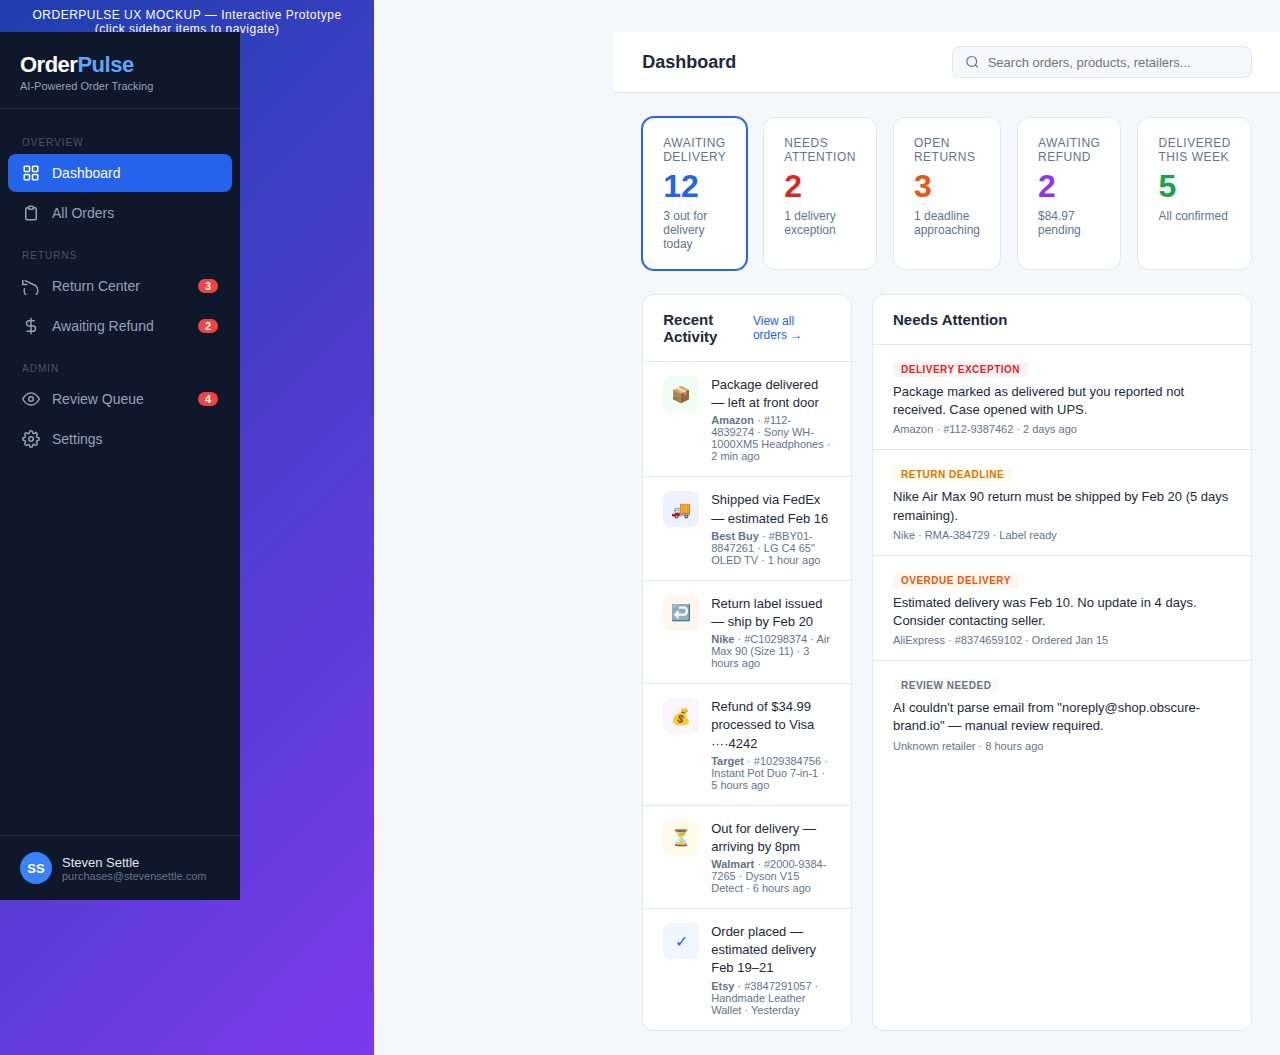
<file: docs/OrderPulse_UX_Mockup.html>
<!DOCTYPE html>
<html lang="en">
<head>
<meta charset="UTF-8" />
<meta name="viewport" content="width=device-width, initial-scale=1.0" />
<title>OrderPulse - UX Mockup</title>
<style>
  :root {
    --bg: #f5f7fa;
    --sidebar: #0f172a;
    --sidebar-hover: #1e293b;
    --sidebar-active: #2563eb;
    --card: #ffffff;
    --border: #e2e8f0;
    --text: #1e293b;
    --text-muted: #64748b;
    --accent: #2563eb;
    --accent-light: #eff6ff;
    --green: #16a34a;
    --green-bg: #f0fdf4;
    --red: #dc2626;
    --red-bg: #fef2f2;
    --amber: #d97706;
    --amber-bg: #fffbeb;
    --purple: #9333ea;
    --purple-bg: #faf5ff;
    --indigo: #4f46e5;
    --indigo-bg: #eef2ff;
    --orange: #ea580c;
    --orange-bg: #fff7ed;
    --gray: #6b7280;
    --gray-bg: #f9fafb;
    --cyan: #0891b2;
    --cyan-bg: #ecfeff;
  }
  * { margin: 0; padding: 0; box-sizing: border-box; }
  body { font-family: -apple-system, BlinkMacSystemFont, 'Segoe UI', Roboto, sans-serif; background: var(--bg); color: var(--text); display: flex; min-height: 100vh; }

  /* Sidebar */
  .sidebar { width: 240px; background: var(--sidebar); color: #fff; padding: 0; display: flex; flex-direction: column; position: fixed; top: 0; left: 0; bottom: 0; z-index: 100; }
  .sidebar-brand { padding: 20px 20px 16px; border-bottom: 1px solid rgba(255,255,255,0.08); }
  .sidebar-brand h1 { font-size: 22px; font-weight: 700; letter-spacing: -0.5px; }
  .sidebar-brand h1 span { color: #60a5fa; }
  .sidebar-brand p { font-size: 11px; color: #94a3b8; margin-top: 2px; }
  .sidebar-nav { flex: 1; padding: 12px 8px; }
  .nav-item { display: flex; align-items: center; gap: 12px; padding: 10px 14px; border-radius: 8px; cursor: pointer; font-size: 14px; color: #94a3b8; transition: all 0.15s; margin-bottom: 2px; }
  .nav-item:hover { background: var(--sidebar-hover); color: #e2e8f0; }
  .nav-item.active { background: var(--sidebar-active); color: #fff; font-weight: 500; }
  .nav-item svg { width: 18px; height: 18px; flex-shrink: 0; }
  .nav-item .badge { margin-left: auto; background: #ef4444; color: #fff; font-size: 11px; padding: 1px 7px; border-radius: 10px; font-weight: 600; }
  .nav-section { font-size: 10px; text-transform: uppercase; letter-spacing: 1px; color: #475569; padding: 16px 14px 6px; }
  .sidebar-user { padding: 16px 20px; border-top: 1px solid rgba(255,255,255,0.08); display: flex; align-items: center; gap: 10px; }
  .sidebar-user .avatar { width: 32px; height: 32px; background: #3b82f6; border-radius: 50%; display: flex; align-items: center; justify-content: center; font-size: 13px; font-weight: 600; }
  .sidebar-user .info { font-size: 13px; }
  .sidebar-user .info .name { color: #e2e8f0; }
  .sidebar-user .info .email { color: #64748b; font-size: 11px; }

  /* Main */
  .main { flex: 1; margin-left: 240px; }
  .topbar { background: var(--card); border-bottom: 1px solid var(--border); padding: 14px 28px; display: flex; align-items: center; justify-content: space-between; position: sticky; top: 0; z-index: 50; }
  .topbar h2 { font-size: 18px; font-weight: 600; }
  .topbar .search { display: flex; align-items: center; background: var(--bg); border: 1px solid var(--border); border-radius: 8px; padding: 7px 12px; gap: 8px; width: 300px; }
  .topbar .search input { border: none; background: none; outline: none; font-size: 13px; width: 100%; color: var(--text); }
  .topbar .search svg { color: var(--text-muted); width: 16px; height: 16px; }
  .content { padding: 24px 28px; }

  /* Cards */
  .status-cards { display: grid; grid-template-columns: repeat(5, 1fr); gap: 16px; margin-bottom: 24px; }
  .status-card { background: var(--card); border-radius: 12px; padding: 18px 20px; border: 1px solid var(--border); cursor: pointer; transition: all 0.15s; }
  .status-card:hover { transform: translateY(-2px); box-shadow: 0 4px 12px rgba(0,0,0,0.08); }
  .status-card.active { border-color: var(--accent); box-shadow: 0 0 0 1px var(--accent); }
  .status-card .label { font-size: 12px; color: var(--text-muted); font-weight: 500; text-transform: uppercase; letter-spacing: 0.5px; }
  .status-card .value { font-size: 32px; font-weight: 700; margin: 4px 0; }
  .status-card .sub { font-size: 12px; color: var(--text-muted); }
  .sc-blue .value { color: var(--accent); }
  .sc-red .value { color: var(--red); }
  .sc-orange .value { color: var(--orange); }
  .sc-purple .value { color: var(--purple); }
  .sc-green .value { color: var(--green); }

  /* Panels */
  .panels { display: grid; grid-template-columns: 1fr 380px; gap: 20px; }
  .panel { background: var(--card); border-radius: 12px; border: 1px solid var(--border); overflow: hidden; }
  .panel-header { padding: 16px 20px; border-bottom: 1px solid var(--border); font-weight: 600; font-size: 15px; display: flex; justify-content: space-between; align-items: center; }
  .panel-header .view-all { font-size: 12px; color: var(--accent); cursor: pointer; font-weight: 500; }
  .panel-body { padding: 0; }

  /* Activity Feed */
  .activity-item { display: flex; gap: 12px; padding: 14px 20px; border-bottom: 1px solid var(--border); cursor: pointer; transition: background 0.1s; }
  .activity-item:hover { background: var(--bg); }
  .activity-item:last-child { border-bottom: none; }
  .activity-icon { width: 36px; height: 36px; border-radius: 8px; display: flex; align-items: center; justify-content: center; flex-shrink: 0; font-size: 16px; }
  .activity-info { flex: 1; min-width: 0; }
  .activity-info .title { font-size: 13px; font-weight: 500; line-height: 1.4; }
  .activity-info .meta { font-size: 11px; color: var(--text-muted); margin-top: 2px; }
  .activity-info .retailer { font-weight: 600; }

  /* Attention Items */
  .attention-item { padding: 14px 20px; border-bottom: 1px solid var(--border); }
  .attention-item:last-child { border-bottom: none; }
  .attention-item .tag { display: inline-block; font-size: 10px; font-weight: 600; text-transform: uppercase; letter-spacing: 0.5px; padding: 2px 8px; border-radius: 4px; margin-bottom: 6px; }
  .attention-item .desc { font-size: 13px; line-height: 1.4; }
  .attention-item .time { font-size: 11px; color: var(--text-muted); margin-top: 4px; }

  /* Badge */
  .badge-status { display: inline-flex; align-items: center; font-size: 11px; font-weight: 600; padding: 3px 10px; border-radius: 20px; white-space: nowrap; }
  .badge-placed { background: var(--accent-light); color: var(--accent); }
  .badge-shipped { background: var(--indigo-bg); color: var(--indigo); }
  .badge-transit { background: var(--cyan-bg); color: var(--cyan); }
  .badge-delivered { background: var(--green-bg); color: var(--green); }
  .badge-exception { background: var(--red-bg); color: var(--red); }
  .badge-return { background: var(--orange-bg); color: var(--orange); }
  .badge-refund { background: var(--purple-bg); color: var(--purple); }
  .badge-cancelled { background: var(--gray-bg); color: var(--gray); }

  /* Order List */
  .filter-bar { display: flex; gap: 12px; margin-bottom: 20px; flex-wrap: wrap; align-items: center; }
  .filter-bar select, .filter-bar input { padding: 8px 12px; border: 1px solid var(--border); border-radius: 8px; font-size: 13px; background: var(--card); color: var(--text); outline: none; }
  .filter-bar select:focus, .filter-bar input:focus { border-color: var(--accent); }
  .filter-chips { display: flex; gap: 8px; }
  .chip { padding: 6px 14px; border-radius: 20px; font-size: 12px; font-weight: 500; cursor: pointer; border: 1px solid var(--border); background: var(--card); transition: all 0.15s; }
  .chip:hover { border-color: var(--accent); color: var(--accent); }
  .chip.active { background: var(--accent); color: #fff; border-color: var(--accent); }

  .order-table { width: 100%; background: var(--card); border-radius: 12px; border: 1px solid var(--border); overflow: hidden; }
  .order-table th { text-align: left; padding: 12px 16px; font-size: 11px; text-transform: uppercase; letter-spacing: 0.5px; color: var(--text-muted); background: var(--bg); border-bottom: 1px solid var(--border); font-weight: 600; }
  .order-table td { padding: 14px 16px; border-bottom: 1px solid var(--border); font-size: 13px; vertical-align: middle; }
  .order-table tr:hover td { background: #f8fafc; }
  .order-table tr { cursor: pointer; }
  .order-table .retailer-cell { display: flex; align-items: center; gap: 10px; }
  .retailer-icon { width: 28px; height: 28px; border-radius: 6px; display: flex; align-items: center; justify-content: center; font-size: 12px; font-weight: 700; color: #fff; flex-shrink: 0; }
  .order-table .items-preview { color: var(--text-muted); font-size: 12px; max-width: 250px; white-space: nowrap; overflow: hidden; text-overflow: ellipsis; }
  .order-table .amount { font-weight: 600; font-variant-numeric: tabular-nums; }

  /* Order Detail */
  .detail-header { background: var(--card); border-radius: 12px; border: 1px solid var(--border); padding: 24px; margin-bottom: 20px; }
  .detail-header .top-row { display: flex; justify-content: space-between; align-items: flex-start; margin-bottom: 16px; }
  .detail-header .retailer-name { font-size: 20px; font-weight: 700; display: flex; align-items: center; gap: 12px; }
  .detail-header .order-num { font-size: 14px; color: var(--text-muted); margin-top: 4px; }
  .detail-header .meta-grid { display: grid; grid-template-columns: repeat(4, 1fr); gap: 20px; }
  .detail-header .meta-item .label { font-size: 11px; color: var(--text-muted); text-transform: uppercase; letter-spacing: 0.5px; }
  .detail-header .meta-item .value { font-size: 14px; font-weight: 600; margin-top: 2px; }

  .detail-grid { display: grid; grid-template-columns: 1fr 360px; gap: 20px; }
  .section { background: var(--card); border-radius: 12px; border: 1px solid var(--border); margin-bottom: 20px; overflow: hidden; }
  .section-header { padding: 16px 20px; border-bottom: 1px solid var(--border); font-weight: 600; font-size: 15px; }
  .section-body { padding: 16px 20px; }

  .line-item { display: flex; gap: 14px; padding: 14px 0; border-bottom: 1px solid var(--border); }
  .line-item:last-child { border-bottom: none; }
  .line-item .img { width: 56px; height: 56px; background: var(--bg); border-radius: 8px; display: flex; align-items: center; justify-content: center; font-size: 20px; flex-shrink: 0; }
  .line-item .info { flex: 1; }
  .line-item .name { font-size: 13px; font-weight: 500; }
  .line-item .sku { font-size: 11px; color: var(--text-muted); margin-top: 2px; }
  .line-item .price { font-size: 14px; font-weight: 600; text-align: right; }
  .line-item .qty { font-size: 11px; color: var(--text-muted); text-align: right; }

  .shipment-card { padding: 16px 20px; border-bottom: 1px solid var(--border); }
  .shipment-card:last-child { border-bottom: none; }
  .shipment-card .carrier { font-weight: 600; font-size: 14px; }
  .shipment-card .tracking { font-size: 13px; color: var(--accent); margin-top: 4px; cursor: pointer; }
  .shipment-card .detail-row { display: flex; justify-content: space-between; font-size: 12px; color: var(--text-muted); margin-top: 8px; }

  /* Timeline */
  .timeline { padding: 16px 20px; }
  .timeline-item { display: flex; gap: 14px; padding-bottom: 20px; position: relative; }
  .timeline-item::before { content: ''; position: absolute; left: 15px; top: 32px; bottom: 0; width: 2px; background: var(--border); }
  .timeline-item:last-child::before { display: none; }
  .timeline-dot { width: 32px; height: 32px; border-radius: 50%; display: flex; align-items: center; justify-content: center; font-size: 14px; flex-shrink: 0; z-index: 1; }
  .timeline-info { flex: 1; padding-top: 4px; }
  .timeline-info .event { font-size: 13px; font-weight: 500; }
  .timeline-info .time { font-size: 11px; color: var(--text-muted); margin-top: 2px; }

  /* Return Center */
  .return-cards { display: grid; grid-template-columns: repeat(2, 1fr); gap: 16px; }
  .return-card { background: var(--card); border-radius: 12px; border: 1px solid var(--border); overflow: hidden; }
  .return-card .card-top { padding: 16px 20px; border-bottom: 1px solid var(--border); }
  .return-card .card-top .retailer { font-weight: 600; font-size: 14px; }
  .return-card .card-top .rma { font-size: 12px; color: var(--text-muted); }
  .return-card .card-body { padding: 16px 20px; }
  .return-card .items-list { font-size: 13px; margin-bottom: 12px; }
  .return-card .items-list li { margin-bottom: 4px; list-style: none; }
  .return-card .items-list li::before { content: '↩'; margin-right: 8px; }
  .return-card .deadline { display: flex; align-items: center; gap: 6px; font-size: 12px; padding: 8px 12px; border-radius: 8px; margin-bottom: 12px; }
  .return-card .deadline.urgent { background: var(--red-bg); color: var(--red); }
  .return-card .deadline.ok { background: var(--green-bg); color: var(--green); }
  .return-card .label-area { background: var(--bg); border-radius: 8px; padding: 16px; text-align: center; }
  .return-card .label-area .qr-placeholder { width: 120px; height: 120px; margin: 0 auto 8px; background: #fff; border: 2px dashed var(--border); border-radius: 8px; display: flex; align-items: center; justify-content: center; font-size: 40px; }
  .return-card .label-area .action-btn { display: inline-flex; align-items: center; gap: 6px; padding: 8px 16px; border-radius: 8px; font-size: 12px; font-weight: 600; cursor: pointer; border: 1px solid var(--accent); color: var(--accent); background: #fff; margin-top: 8px; }
  .return-card .card-footer { padding: 12px 20px; background: var(--bg); display: flex; justify-content: space-between; align-items: center; font-size: 12px; }
  .return-card .dropoff { font-size: 12px; color: var(--text-muted); margin-top: 8px; display: flex; align-items: center; gap: 6px; }

  /* Page tabs */
  .page-tabs { display: flex; gap: 0; border-bottom: 2px solid var(--border); margin-bottom: 20px; }
  .page-tab { padding: 10px 20px; font-size: 13px; font-weight: 500; color: var(--text-muted); cursor: pointer; border-bottom: 2px solid transparent; margin-bottom: -2px; transition: all 0.15s; }
  .page-tab:hover { color: var(--text); }
  .page-tab.active { color: var(--accent); border-bottom-color: var(--accent); font-weight: 600; }

  /* Print All button */
  .print-all-btn { display: inline-flex; align-items: center; gap: 8px; padding: 10px 20px; border-radius: 8px; font-size: 13px; font-weight: 600; cursor: pointer; background: var(--accent); color: #fff; border: none; margin-bottom: 20px; }
  .print-all-btn:hover { opacity: 0.9; }

  /* Mockup banner */
  .mockup-banner { background: linear-gradient(135deg, #1e40af 0%, #7c3aed 100%); color: #fff; padding: 8px 20px; font-size: 12px; text-align: center; font-weight: 500; letter-spacing: 0.5px; }

  /* Page navigation indicator */
  .page-title-row { display: flex; align-items: center; justify-content: space-between; margin-bottom: 4px; }

  /* Hide non-active pages */
  .page { display: none; }
  .page.active { display: block; }
</style>
</head>
<body>

<div class="mockup-banner">ORDERPULSE UX MOCKUP — Interactive Prototype (click sidebar items to navigate)</div>

<!-- Sidebar -->
<nav class="sidebar" style="margin-top: 32px;">
  <div class="sidebar-brand">
    <h1>Order<span>Pulse</span></h1>
    <p>AI-Powered Order Tracking</p>
  </div>
  <div class="sidebar-nav">
    <div class="nav-section">Overview</div>
    <div class="nav-item active" onclick="showPage('dashboard')">
      <svg viewBox="0 0 24 24" fill="none" stroke="currentColor" stroke-width="2"><rect x="3" y="3" width="7" height="7" rx="1"/><rect x="14" y="3" width="7" height="7" rx="1"/><rect x="3" y="14" width="7" height="7" rx="1"/><rect x="14" y="14" width="7" height="7" rx="1"/></svg>
      Dashboard
    </div>
    <div class="nav-item" onclick="showPage('orders')">
      <svg viewBox="0 0 24 24" fill="none" stroke="currentColor" stroke-width="2"><path d="M9 5H7a2 2 0 00-2 2v12a2 2 0 002 2h10a2 2 0 002-2V7a2 2 0 00-2-2h-2"/><rect x="9" y="3" width="6" height="4" rx="1"/></svg>
      All Orders
    </div>
    <div class="nav-section">Returns</div>
    <div class="nav-item" onclick="showPage('returns')">
      <svg viewBox="0 0 24 24" fill="none" stroke="currentColor" stroke-width="2"><polyline points="1 4 1 10 7 10"/><path d="M3.51 15a9 9 0 1014.85-3.36L3.51 4.51"/></svg>
      Return Center
      <span class="badge">3</span>
    </div>
    <div class="nav-item" onclick="showPage('awaiting-refund')">
      <svg viewBox="0 0 24 24" fill="none" stroke="currentColor" stroke-width="2"><line x1="12" y1="1" x2="12" y2="23"/><path d="M17 5H9.5a3.5 3.5 0 000 7h5a3.5 3.5 0 010 7H6"/></svg>
      Awaiting Refund
      <span class="badge">2</span>
    </div>
    <div class="nav-section">Admin</div>
    <div class="nav-item" onclick="showPage('review')">
      <svg viewBox="0 0 24 24" fill="none" stroke="currentColor" stroke-width="2"><path d="M1 12s4-8 11-8 11 8 11 8-4 8-11 8-11-8-11-8z"/><circle cx="12" cy="12" r="3"/></svg>
      Review Queue
      <span class="badge">4</span>
    </div>
    <div class="nav-item" onclick="showPage('settings')">
      <svg viewBox="0 0 24 24" fill="none" stroke="currentColor" stroke-width="2"><circle cx="12" cy="12" r="3"/><path d="M19.4 15a1.65 1.65 0 00.33 1.82l.06.06a2 2 0 010 2.83 2 2 0 01-2.83 0l-.06-.06a1.65 1.65 0 00-1.82-.33 1.65 1.65 0 00-1 1.51V21a2 2 0 01-4 0v-.09A1.65 1.65 0 009 19.4a1.65 1.65 0 00-1.82.33l-.06.06a2 2 0 01-2.83-2.83l.06-.06A1.65 1.65 0 004.68 15a1.65 1.65 0 00-1.51-1H3a2 2 0 010-4h.09A1.65 1.65 0 004.6 9a1.65 1.65 0 00-.33-1.82l-.06-.06a2 2 0 012.83-2.83l.06.06A1.65 1.65 0 009 4.68a1.65 1.65 0 001-1.51V3a2 2 0 014 0v.09a1.65 1.65 0 001 1.51 1.65 1.65 0 001.82-.33l.06-.06a2 2 0 012.83 2.83l-.06.06A1.65 1.65 0 0019.4 9a1.65 1.65 0 001.51 1H21a2 2 0 010 4h-.09a1.65 1.65 0 00-1.51 1z"/></svg>
      Settings
    </div>
  </div>
  <div class="sidebar-user">
    <div class="avatar">SS</div>
    <div class="info">
      <div class="name">Steven Settle</div>
      <div class="email">purchases@stevensettle.com</div>
    </div>
  </div>
</nav>

<!-- Main Content -->
<div class="main" style="margin-top: 32px;">
  <div class="topbar">
    <h2 id="page-title">Dashboard</h2>
    <div class="search">
      <svg viewBox="0 0 24 24" fill="none" stroke="currentColor" stroke-width="2"><circle cx="11" cy="11" r="8"/><line x1="21" y1="21" x2="16.65" y2="16.65"/></svg>
      <input type="text" placeholder="Search orders, products, retailers..." />
    </div>
  </div>

  <!-- ═══ DASHBOARD ═══ -->
  <div class="content page active" id="page-dashboard">
    <div class="status-cards">
      <div class="status-card sc-blue active" onclick="showPage('orders')">
        <div class="label">Awaiting Delivery</div>
        <div class="value">12</div>
        <div class="sub">3 out for delivery today</div>
      </div>
      <div class="status-card sc-red">
        <div class="label">Needs Attention</div>
        <div class="value">2</div>
        <div class="sub">1 delivery exception</div>
      </div>
      <div class="status-card sc-orange" onclick="showPage('returns')">
        <div class="label">Open Returns</div>
        <div class="value">3</div>
        <div class="sub">1 deadline approaching</div>
      </div>
      <div class="status-card sc-purple" onclick="showPage('awaiting-refund')">
        <div class="label">Awaiting Refund</div>
        <div class="value">2</div>
        <div class="sub">$84.97 pending</div>
      </div>
      <div class="status-card sc-green">
        <div class="label">Delivered This Week</div>
        <div class="value">5</div>
        <div class="sub">All confirmed</div>
      </div>
    </div>

    <div class="panels">
      <div class="panel">
        <div class="panel-header">Recent Activity <span class="view-all" onclick="showPage('orders')">View all orders →</span></div>
        <div class="panel-body">
          <div class="activity-item">
            <div class="activity-icon" style="background: var(--green-bg); color: var(--green);">📦</div>
            <div class="activity-info">
              <div class="title">Package delivered — left at front door</div>
              <div class="meta"><span class="retailer">Amazon</span> · #112-4839274 · Sony WH-1000XM5 Headphones · 2 min ago</div>
            </div>
          </div>
          <div class="activity-item">
            <div class="activity-icon" style="background: var(--indigo-bg); color: var(--indigo);">🚚</div>
            <div class="activity-info">
              <div class="title">Shipped via FedEx — estimated Feb 16</div>
              <div class="meta"><span class="retailer">Best Buy</span> · #BBY01-8847261 · LG C4 65" OLED TV · 1 hour ago</div>
            </div>
          </div>
          <div class="activity-item">
            <div class="activity-icon" style="background: var(--orange-bg); color: var(--orange);">↩️</div>
            <div class="activity-info">
              <div class="title">Return label issued — ship by Feb 20</div>
              <div class="meta"><span class="retailer">Nike</span> · #C10298374 · Air Max 90 (Size 11) · 3 hours ago</div>
            </div>
          </div>
          <div class="activity-item">
            <div class="activity-icon" style="background: var(--purple-bg); color: var(--purple);">💰</div>
            <div class="activity-info">
              <div class="title">Refund of $34.99 processed to Visa ····4242</div>
              <div class="meta"><span class="retailer">Target</span> · #1029384756 · Instant Pot Duo 7-in-1 · 5 hours ago</div>
            </div>
          </div>
          <div class="activity-item">
            <div class="activity-icon" style="background: var(--amber-bg); color: var(--amber);">⏳</div>
            <div class="activity-info">
              <div class="title">Out for delivery — arriving by 8pm</div>
              <div class="meta"><span class="retailer">Walmart</span> · #2000-9384-7265 · Dyson V15 Detect · 6 hours ago</div>
            </div>
          </div>
          <div class="activity-item">
            <div class="activity-icon" style="background: var(--accent-light); color: var(--accent);">✓</div>
            <div class="activity-info">
              <div class="title">Order placed — estimated delivery Feb 19–21</div>
              <div class="meta"><span class="retailer">Etsy</span> · #3847291057 · Handmade Leather Wallet · Yesterday</div>
            </div>
          </div>
        </div>
      </div>

      <div class="panel">
        <div class="panel-header">Needs Attention</div>
        <div class="panel-body">
          <div class="attention-item">
            <div class="tag" style="background: var(--red-bg); color: var(--red);">Delivery Exception</div>
            <div class="desc">Package marked as delivered but you reported not received. Case opened with UPS.</div>
            <div class="time">Amazon · #112-9387462 · 2 days ago</div>
          </div>
          <div class="attention-item">
            <div class="tag" style="background: var(--amber-bg); color: var(--amber);">Return Deadline</div>
            <div class="desc">Nike Air Max 90 return must be shipped by Feb 20 (5 days remaining).</div>
            <div class="time">Nike · RMA-384729 · Label ready</div>
          </div>
          <div class="attention-item">
            <div class="tag" style="background: var(--orange-bg); color: var(--orange);">Overdue Delivery</div>
            <div class="desc">Estimated delivery was Feb 10. No update in 4 days. Consider contacting seller.</div>
            <div class="time">AliExpress · #8374659102 · Ordered Jan 15</div>
          </div>
          <div class="attention-item">
            <div class="tag" style="background: var(--gray-bg); color: var(--gray);">Review Needed</div>
            <div class="desc">AI couldn't parse email from "noreply@shop.obscure-brand.io" — manual review required.</div>
            <div class="time">Unknown retailer · 8 hours ago</div>
          </div>
        </div>
      </div>
    </div>
  </div>

  <!-- ═══ ORDER LIST ═══ -->
  <div class="content page" id="page-orders">
    <div class="filter-bar">
      <div class="filter-chips">
        <div class="chip active">All Orders</div>
        <div class="chip">Awaiting Delivery</div>
        <div class="chip">Needs Attention</div>
        <div class="chip">Open Returns</div>
        <div class="chip">Awaiting Refund</div>
        <div class="chip">Delivered</div>
        <div class="chip">Closed</div>
      </div>
    </div>
    <div class="filter-bar">
      <select><option>All Retailers</option><option>Amazon</option><option>Best Buy</option><option>Nike</option><option>Target</option><option>Walmart</option></select>
      <input type="date" value="2026-01-01" /> <span style="color: var(--text-muted); font-size: 13px;">to</span> <input type="date" value="2026-02-14" />
      <select><option>Sort: Newest First</option><option>Sort: Oldest First</option><option>Sort: Amount (High)</option><option>Sort: Amount (Low)</option></select>
    </div>

    <table class="order-table">
      <thead>
        <tr><th>Retailer</th><th>Order #</th><th>Date</th><th>Items</th><th>Total</th><th>Status</th><th>Last Update</th></tr>
      </thead>
      <tbody>
        <tr onclick="showPage('detail')">
          <td><div class="retailer-cell"><div class="retailer-icon" style="background:#ff9900;">A</div>Amazon</div></td>
          <td style="font-family: monospace; font-size: 12px;">#112-4839274</td>
          <td>Feb 10</td>
          <td class="items-preview">Sony WH-1000XM5 Headphones</td>
          <td class="amount">$298.00</td>
          <td><span class="badge-status badge-delivered">Delivered</span></td>
          <td style="font-size: 12px; color: var(--text-muted);">2 min ago</td>
        </tr>
        <tr>
          <td><div class="retailer-cell"><div class="retailer-icon" style="background:#0046be;">BB</div>Best Buy</div></td>
          <td style="font-family: monospace; font-size: 12px;">#BBY01-8847261</td>
          <td>Feb 12</td>
          <td class="items-preview">LG C4 65" OLED TV</td>
          <td class="amount">$1,496.99</td>
          <td><span class="badge-status badge-shipped">Shipped</span></td>
          <td style="font-size: 12px; color: var(--text-muted);">1 hour ago</td>
        </tr>
        <tr>
          <td><div class="retailer-cell"><div class="retailer-icon" style="background:#111;">N</div>Nike</div></td>
          <td style="font-family: monospace; font-size: 12px;">#C10298374</td>
          <td>Feb 1</td>
          <td class="items-preview">Air Max 90 (Size 11)</td>
          <td class="amount">$129.99</td>
          <td><span class="badge-status badge-return">Return in Progress</span></td>
          <td style="font-size: 12px; color: var(--text-muted);">3 hours ago</td>
        </tr>
        <tr>
          <td><div class="retailer-cell"><div class="retailer-icon" style="background:#0071dc;">W</div>Walmart</div></td>
          <td style="font-family: monospace; font-size: 12px;">#2000-9384-7265</td>
          <td>Feb 11</td>
          <td class="items-preview">Dyson V15 Detect Vacuum</td>
          <td class="amount">$649.99</td>
          <td><span class="badge-status badge-transit">Out for Delivery</span></td>
          <td style="font-size: 12px; color: var(--text-muted);">6 hours ago</td>
        </tr>
        <tr>
          <td><div class="retailer-cell"><div class="retailer-icon" style="background:#cc0000;">T</div>Target</div></td>
          <td style="font-family: monospace; font-size: 12px;">#1029384756</td>
          <td>Jan 28</td>
          <td class="items-preview">Instant Pot Duo 7-in-1</td>
          <td class="amount">$34.99</td>
          <td><span class="badge-status badge-refund">Refunded</span></td>
          <td style="font-size: 12px; color: var(--text-muted);">5 hours ago</td>
        </tr>
        <tr>
          <td><div class="retailer-cell"><div class="retailer-icon" style="background:#f56400;">E</div>Etsy</div></td>
          <td style="font-family: monospace; font-size: 12px;">#3847291057</td>
          <td>Feb 13</td>
          <td class="items-preview">Handmade Leather Wallet</td>
          <td class="amount">$67.00</td>
          <td><span class="badge-status badge-placed">Placed</span></td>
          <td style="font-size: 12px; color: var(--text-muted);">Yesterday</td>
        </tr>
        <tr>
          <td><div class="retailer-cell"><div class="retailer-icon" style="background:#ff9900;">A</div>Amazon</div></td>
          <td style="font-family: monospace; font-size: 12px;">#112-9387462</td>
          <td>Feb 5</td>
          <td class="items-preview">Anker USB-C Hub, Cable Clips (3-pack)</td>
          <td class="amount">$47.98</td>
          <td><span class="badge-status badge-exception">Delivery Exception</span></td>
          <td style="font-size: 12px; color: var(--text-muted);">2 days ago</td>
        </tr>
        <tr>
          <td><div class="retailer-cell"><div class="retailer-icon" style="background:#e21836;">H</div>H&M</div></td>
          <td style="font-family: monospace; font-size: 12px;">#6281937405</td>
          <td>Feb 3</td>
          <td class="items-preview">Slim Fit Chinos (Navy), Oxford Shirt</td>
          <td class="amount">$79.98</td>
          <td><span class="badge-status badge-return">Awaiting Refund</span></td>
          <td style="font-size: 12px; color: var(--text-muted);">1 day ago</td>
        </tr>
      </tbody>
    </table>
    <div style="display: flex; justify-content: space-between; align-items: center; margin-top: 16px; font-size: 13px; color: var(--text-muted);">
      <span>Showing 1–8 of 47 orders</span>
      <div style="display: flex; gap: 4px;">
        <span style="padding: 6px 12px; border: 1px solid var(--border); border-radius: 6px; background: var(--accent); color: #fff; cursor: pointer;">1</span>
        <span style="padding: 6px 12px; border: 1px solid var(--border); border-radius: 6px; cursor: pointer;">2</span>
        <span style="padding: 6px 12px; border: 1px solid var(--border); border-radius: 6px; cursor: pointer;">3</span>
        <span style="padding: 6px 12px; border: 1px solid var(--border); border-radius: 6px; cursor: pointer;">→</span>
      </div>
    </div>
  </div>

  <!-- ═══ ORDER DETAIL ═══ -->
  <div class="content page" id="page-detail">
    <div style="margin-bottom: 16px; font-size: 13px; color: var(--accent); cursor: pointer;" onclick="showPage('orders')">← Back to Orders</div>
    <div class="detail-header">
      <div class="top-row">
        <div>
          <div class="retailer-name"><div class="retailer-icon" style="background:#ff9900; font-size: 16px;">A</div> Amazon</div>
          <div class="order-num">#112-4839274 · <span style="color: var(--accent); cursor: pointer;">View on Amazon →</span></div>
        </div>
        <span class="badge-status badge-delivered" style="font-size: 13px; padding: 6px 16px;">✓ Delivered</span>
      </div>
      <div class="meta-grid">
        <div class="meta-item"><div class="label">Order Date</div><div class="value">Feb 10, 2026</div></div>
        <div class="meta-item"><div class="label">Payment</div><div class="value">Visa ····4242</div></div>
        <div class="meta-item"><div class="label">Ship To</div><div class="value">123 Main St, Austin TX</div></div>
        <div class="meta-item"><div class="label">Total</div><div class="value" style="font-size: 18px;">$298.00</div></div>
      </div>
    </div>

    <div class="detail-grid">
      <div>
        <!-- Line Items -->
        <div class="section">
          <div class="section-header">Items (1)</div>
          <div class="section-body">
            <div class="line-item">
              <div class="img">🎧</div>
              <div class="info">
                <div class="name">Sony WH-1000XM5 Wireless Noise Canceling Headphones</div>
                <div class="sku">ASIN: B09XS7JWHH · Qty: 1</div>
              </div>
              <div>
                <div class="price">$298.00</div>
                <div class="qty"><span class="badge-status badge-delivered" style="font-size: 10px;">Delivered</span></div>
              </div>
            </div>
          </div>
        </div>
        <!-- Price Breakdown -->
        <div class="section">
          <div class="section-header">Price Breakdown</div>
          <div class="section-body" style="font-size: 13px;">
            <div style="display: flex; justify-content: space-between; padding: 6px 0;">
              <span>Subtotal</span><span>$298.00</span>
            </div>
            <div style="display: flex; justify-content: space-between; padding: 6px 0;">
              <span>Shipping</span><span style="color: var(--green);">FREE</span>
            </div>
            <div style="display: flex; justify-content: space-between; padding: 6px 0;">
              <span>Tax</span><span>$24.59</span>
            </div>
            <div style="display: flex; justify-content: space-between; padding: 8px 0; border-top: 2px solid var(--border); font-weight: 700; font-size: 15px; margin-top: 4px;">
              <span>Total</span><span>$322.59</span>
            </div>
          </div>
        </div>
        <!-- Shipment -->
        <div class="section">
          <div class="section-header">Shipments (1)</div>
          <div class="panel-body">
            <div class="shipment-card">
              <div style="display: flex; justify-content: space-between; align-items: center;">
                <div>
                  <div class="carrier">📦 UPS Ground</div>
                  <div class="tracking">1Z999AA10123456784 →</div>
                </div>
                <span class="badge-status badge-delivered">Delivered</span>
              </div>
              <div class="detail-row">
                <span>Shipped: Feb 11</span>
                <span>Est. Delivery: Feb 14</span>
                <span>Delivered: Feb 14, 2:34 PM</span>
              </div>
              <div style="margin-top: 10px; padding: 10px; background: var(--green-bg); border-radius: 8px; font-size: 12px; color: var(--green);">
                ✓ Delivered to front door · Signed by: S. SETTLE
              </div>
            </div>
          </div>
        </div>
      </div>

      <!-- Timeline -->
      <div>
        <div class="section">
          <div class="section-header">Order Timeline</div>
          <div class="timeline">
            <div class="timeline-item">
              <div class="timeline-dot" style="background: var(--green-bg); color: var(--green);">✓</div>
              <div class="timeline-info">
                <div class="event">Delivered — left at front door</div>
                <div class="time">Feb 14, 2026 · 2:34 PM</div>
              </div>
            </div>
            <div class="timeline-item">
              <div class="timeline-dot" style="background: var(--amber-bg); color: var(--amber);">🚛</div>
              <div class="timeline-info">
                <div class="event">Out for delivery</div>
                <div class="time">Feb 14, 2026 · 8:12 AM</div>
              </div>
            </div>
            <div class="timeline-item">
              <div class="timeline-dot" style="background: var(--indigo-bg); color: var(--indigo);">📍</div>
              <div class="timeline-info">
                <div class="event">Arrived at local facility — Austin, TX</div>
                <div class="time">Feb 13, 2026 · 11:45 PM</div>
              </div>
            </div>
            <div class="timeline-item">
              <div class="timeline-dot" style="background: var(--indigo-bg); color: var(--indigo);">🚚</div>
              <div class="timeline-info">
                <div class="event">In transit — departed Memphis, TN</div>
                <div class="time">Feb 12, 2026 · 3:20 PM</div>
              </div>
            </div>
            <div class="timeline-item">
              <div class="timeline-dot" style="background: var(--cyan-bg); color: var(--cyan);">📦</div>
              <div class="timeline-info">
                <div class="event">Shipped via UPS Ground</div>
                <div class="time">Feb 11, 2026 · 6:45 PM</div>
              </div>
            </div>
            <div class="timeline-item">
              <div class="timeline-dot" style="background: var(--accent-light); color: var(--accent);">💳</div>
              <div class="timeline-info">
                <div class="event">Payment charged — Visa ····4242</div>
                <div class="time">Feb 10, 2026 · 10:02 AM</div>
              </div>
            </div>
            <div class="timeline-item">
              <div class="timeline-dot" style="background: var(--accent-light); color: var(--accent);">🛒</div>
              <div class="timeline-info">
                <div class="event">Order placed</div>
                <div class="time">Feb 10, 2026 · 10:00 AM</div>
              </div>
            </div>
          </div>
        </div>
      </div>
    </div>
  </div>

  <!-- ═══ RETURN CENTER ═══ -->
  <div class="content page" id="page-returns">
    <div class="page-tabs">
      <div class="page-tab active">Need to Ship (3)</div>
      <div class="page-tab">Shipped / In Transit (1)</div>
      <div class="page-tab">Awaiting Refund (2)</div>
      <div class="page-tab">Completed (8)</div>
      <div class="page-tab">Rejected (0)</div>
    </div>
    <button class="print-all-btn">🖨️ Print All Return Labels (3)</button>

    <div class="return-cards">
      <div class="return-card">
        <div class="card-top">
          <div style="display: flex; justify-content: space-between; align-items: center;">
            <div>
              <div class="retailer">Nike</div>
              <div class="rma">RMA-384729 · Order #C10298374</div>
            </div>
            <span class="badge-status badge-return">Label Issued</span>
          </div>
        </div>
        <div class="card-body">
          <div class="items-list">
            <li>Air Max 90 (Size 11) — Wrong size</li>
          </div>
          <div class="deadline urgent">⚠️ Ship by Feb 20, 2026 (5 days remaining)</div>
          <div class="label-area">
            <div class="qr-placeholder">📱</div>
            <div style="font-size: 12px; color: var(--text-muted);">Scan QR code at any UPS Store</div>
            <button class="action-btn">📄 View Return Label</button>
          </div>
          <div class="dropoff">📍 UPS Store — 2901 S Capital of Texas Hwy, Austin TX</div>
        </div>
        <div class="card-footer">
          <span>Refund: $129.99 after receipt</span>
          <span style="color: var(--accent); cursor: pointer;">View order →</span>
        </div>
      </div>

      <div class="return-card">
        <div class="card-top">
          <div style="display: flex; justify-content: space-between; align-items: center;">
            <div>
              <div class="retailer">Amazon</div>
              <div class="rma">RMA-7482910 · Order #112-5839274</div>
            </div>
            <span class="badge-status badge-return">Label Issued</span>
          </div>
        </div>
        <div class="card-body">
          <div class="items-list">
            <li>Logitech MX Master 3S Mouse — Defective scroll wheel</li>
            <li>USB-C Dock Adapter — Wrong item received</li>
          </div>
          <div class="deadline ok">📅 Ship by Mar 5, 2026 (18 days remaining)</div>
          <div class="label-area">
            <div class="qr-placeholder">📱</div>
            <div style="font-size: 12px; color: var(--text-muted);">Scan at Whole Foods or UPS</div>
            <button class="action-btn">📄 View Return Label</button>
          </div>
          <div class="dropoff">📍 Whole Foods — 525 N Lamar Blvd, Austin TX</div>
        </div>
        <div class="card-footer">
          <span>Refund: $84.98 after receipt</span>
          <span style="color: var(--accent); cursor: pointer;">View order →</span>
        </div>
      </div>

      <div class="return-card">
        <div class="card-top">
          <div style="display: flex; justify-content: space-between; align-items: center;">
            <div>
              <div class="retailer">Zara</div>
              <div class="rma">RMA-91038475 · Order #ZR-8294017</div>
            </div>
            <span class="badge-status badge-return">Initiated</span>
          </div>
        </div>
        <div class="card-body">
          <div class="items-list">
            <li>Oversized Wool Coat (M) — Changed mind</li>
          </div>
          <div class="deadline ok">📅 Ship by Feb 28, 2026 (13 days remaining)</div>
          <div class="label-area" style="background: var(--amber-bg);">
            <div style="font-size: 13px; color: var(--amber); font-weight: 600;">⏳ Return label being generated...</div>
            <div style="font-size: 12px; color: var(--text-muted); margin-top: 4px;">Usually ready within 24 hours</div>
          </div>
        </div>
        <div class="card-footer">
          <span>Refund: $149.00 after receipt</span>
          <span style="color: var(--accent); cursor: pointer;">View order →</span>
        </div>
      </div>
    </div>
  </div>

  <!-- ═══ AWAITING REFUND ═══ -->
  <div class="content page" id="page-awaiting-refund">
    <p style="font-size: 14px; color: var(--text-muted); margin-bottom: 20px;">Items returned and received by the retailer, but refund not yet confirmed.</p>
    <table class="order-table">
      <thead>
        <tr><th>Retailer</th><th>Order #</th><th>Items Returned</th><th>Refund Amount</th><th>Return Received</th><th>Days Waiting</th><th>Expected Timeline</th></tr>
      </thead>
      <tbody>
        <tr>
          <td><div class="retailer-cell"><div class="retailer-icon" style="background:#e21836;">H</div>H&M</div></td>
          <td style="font-family: monospace; font-size: 12px;">#6281937405</td>
          <td>Slim Fit Chinos (Navy), Oxford Shirt</td>
          <td class="amount">$79.98</td>
          <td>Feb 8</td>
          <td><span style="color: var(--amber); font-weight: 600;">6 days</span></td>
          <td>5–10 business days</td>
        </tr>
        <tr>
          <td><div class="retailer-cell"><div class="retailer-icon" style="background:#00539f;">G</div>Gap</div></td>
          <td style="font-family: monospace; font-size: 12px;">#GP-4829105</td>
          <td>Cable Knit Sweater (L)</td>
          <td class="amount">$54.99</td>
          <td>Feb 12</td>
          <td><span style="color: var(--green); font-weight: 600;">2 days</span></td>
          <td>3–5 business days</td>
        </tr>
      </tbody>
    </table>
    <div style="margin-top: 16px; padding: 16px; background: var(--purple-bg); border-radius: 12px; font-size: 13px; color: var(--purple);">
      💡 <strong>Total pending refunds:</strong> $134.97 · Oldest return waiting 6 days · Both within expected timelines
    </div>
  </div>

  <!-- ═══ REVIEW QUEUE ═══ -->
  <div class="content page" id="page-review">
    <p style="font-size: 14px; color: var(--text-muted); margin-bottom: 20px;">Emails that need your help — AI was uncertain about how to classify or parse these.</p>
    <div class="section" style="margin-bottom: 16px;">
      <div style="display: flex; border-bottom: 1px solid var(--border);">
        <div style="flex: 1; padding: 20px; border-right: 1px solid var(--border);">
          <div style="font-size: 12px; color: var(--text-muted); text-transform: uppercase; letter-spacing: 0.5px; margin-bottom: 8px;">Original Email</div>
          <div style="font-size: 12px; color: var(--text-muted); margin-bottom: 4px;">From: noreply@shop.obscure-brand.io</div>
          <div style="font-size: 12px; color: var(--text-muted); margin-bottom: 12px;">Subject: Your order update #OB-39481</div>
          <div style="font-size: 13px; line-height: 1.6; padding: 16px; background: var(--bg); border-radius: 8px;">
            Hey there! Just wanted to let you know your order is on its way!
            We've handed it off to our shipping partner and you should see movement soon.
            Order: OB-39481<br>
            Items: 1x Ceramic Pour-Over Set (Matte Black) - $42.00<br>
            Tracking: Will be emailed separately<br>
            Thanks for shopping with us! 🖤
          </div>
        </div>
        <div style="flex: 1; padding: 20px;">
          <div style="font-size: 12px; color: var(--text-muted); text-transform: uppercase; letter-spacing: 0.5px; margin-bottom: 8px;">AI Parsed Result <span class="badge-status" style="background: var(--amber-bg); color: var(--amber); margin-left: 8px;">Confidence: 0.62</span></div>
          <div style="font-size: 13px;">
            <div style="margin-bottom: 12px;">
              <div style="font-weight: 600; margin-bottom: 4px;">Classified as:</div>
              <select style="padding: 6px 10px; border: 1px solid var(--border); border-radius: 6px; font-size: 13px;">
                <option>Shipment Confirmation</option>
                <option>Order Confirmation</option>
                <option>Shipment Update</option>
              </select>
            </div>
            <div style="margin-bottom: 8px;"><span style="color: var(--text-muted);">Order #:</span> <input value="OB-39481" style="padding: 4px 8px; border: 1px solid var(--border); border-radius: 4px; font-size: 13px; width: 150px;" /></div>
            <div style="margin-bottom: 8px;"><span style="color: var(--text-muted);">Retailer:</span> <input value="Obscure Brand" style="padding: 4px 8px; border: 1px solid var(--border); border-radius: 4px; font-size: 13px; width: 150px;" /></div>
            <div style="margin-bottom: 8px;"><span style="color: var(--text-muted);">Product:</span> <input value="Ceramic Pour-Over Set (Matte Black)" style="padding: 4px 8px; border: 1px solid var(--border); border-radius: 4px; font-size: 13px; width: 280px;" /></div>
            <div style="margin-bottom: 8px;"><span style="color: var(--text-muted);">Amount:</span> <input value="$42.00" style="padding: 4px 8px; border: 1px solid var(--border); border-radius: 4px; font-size: 13px; width: 100px;" /></div>
            <div style="margin-bottom: 8px;"><span style="color: var(--text-muted);">Tracking:</span> <input value="" placeholder="Not provided" style="padding: 4px 8px; border: 1px solid var(--border); border-radius: 4px; font-size: 13px; width: 200px;" /></div>
          </div>
          <div style="display: flex; gap: 8px; margin-top: 16px;">
            <button style="padding: 8px 20px; background: var(--green); color: #fff; border: none; border-radius: 8px; font-size: 13px; font-weight: 600; cursor: pointer;">✓ Approve & Save</button>
            <button style="padding: 8px 20px; background: var(--card); color: var(--text-muted); border: 1px solid var(--border); border-radius: 8px; font-size: 13px; cursor: pointer;">Not Order-Related</button>
            <button style="padding: 8px 20px; background: var(--card); color: var(--accent); border: 1px solid var(--border); border-radius: 8px; font-size: 13px; cursor: pointer;">↻ Reprocess</button>
          </div>
        </div>
      </div>
    </div>
    <div style="font-size: 13px; color: var(--text-muted);">3 more emails in review queue →</div>
  </div>

  <!-- ═══ SETTINGS ═══ -->
  <div class="content page" id="page-settings">
    <div class="section" style="max-width: 700px;">
      <div class="section-header">Mailbox Configuration</div>
      <div class="section-body">
        <div style="margin-bottom: 20px;">
          <div style="font-size: 12px; color: var(--text-muted); text-transform: uppercase; margin-bottom: 6px;">Connected Mailbox</div>
          <div style="display: flex; align-items: center; gap: 12px; padding: 14px; background: var(--green-bg); border-radius: 8px;">
            <span style="color: var(--green); font-size: 18px;">✓</span>
            <div>
              <div style="font-weight: 600; font-size: 14px;">purchases@stevensettle.com</div>
              <div style="font-size: 12px; color: var(--text-muted);">Azure Exchange · Last synced 2 minutes ago</div>
            </div>
          </div>
        </div>
        <div style="margin-bottom: 20px;">
          <div style="font-size: 12px; color: var(--text-muted); text-transform: uppercase; margin-bottom: 6px;">Sync Settings</div>
          <div style="font-size: 13px; margin-bottom: 8px;">
            <label style="display: flex; align-items: center; gap: 8px; cursor: pointer;">
              <input type="checkbox" checked /> Poll for new emails every 5 minutes
            </label>
          </div>
          <div style="font-size: 13px;">
            <label style="display: flex; align-items: center; gap: 8px; cursor: pointer;">
              <input type="checkbox" /> Enable webhook notifications (real-time, requires HTTPS)
            </label>
          </div>
        </div>
        <div style="margin-bottom: 20px;">
          <div style="font-size: 12px; color: var(--text-muted); text-transform: uppercase; margin-bottom: 6px;">Historical Import</div>
          <div style="display: flex; gap: 12px; align-items: center;">
            <select style="padding: 8px 12px; border: 1px solid var(--border); border-radius: 8px; font-size: 13px;">
              <option>Last 30 days</option>
              <option>Last 90 days</option>
              <option>Last 6 months</option>
              <option>Last year</option>
            </select>
            <button style="padding: 8px 16px; background: var(--accent); color: #fff; border: none; border-radius: 8px; font-size: 13px; font-weight: 600; cursor: pointer;">Import Historical Emails</button>
          </div>
        </div>
      </div>
    </div>
    <div class="section" style="max-width: 700px;">
      <div class="section-header">Notification Preferences</div>
      <div class="section-body" style="font-size: 13px;">
        <label style="display: flex; align-items: center; gap: 8px; cursor: pointer; padding: 8px 0;"><input type="checkbox" checked /> Delivery exceptions (missing, damaged)</label>
        <label style="display: flex; align-items: center; gap: 8px; cursor: pointer; padding: 8px 0;"><input type="checkbox" checked /> Return deadline reminders (3 days before)</label>
        <label style="display: flex; align-items: center; gap: 8px; cursor: pointer; padding: 8px 0;"><input type="checkbox" checked /> Overdue delivery alerts</label>
        <label style="display: flex; align-items: center; gap: 8px; cursor: pointer; padding: 8px 0;"><input type="checkbox" /> Refund confirmation</label>
        <label style="display: flex; align-items: center; gap: 8px; cursor: pointer; padding: 8px 0;"><input type="checkbox" /> Daily digest email</label>
      </div>
    </div>
  </div>
</div>

<script>
function showPage(page) {
  document.querySelectorAll('.page').forEach(p => p.classList.remove('active'));
  document.querySelectorAll('.nav-item').forEach(n => n.classList.remove('active'));

  const titles = {
    dashboard: 'Dashboard',
    orders: 'All Orders',
    detail: 'Order Detail',
    returns: 'Return Center',
    'awaiting-refund': 'Awaiting Refund',
    review: 'Review Queue',
    settings: 'Settings'
  };

  document.getElementById('page-' + page).classList.add('active');
  document.getElementById('page-title').textContent = titles[page] || page;

  // Highlight nav
  const navMap = { dashboard: 0, orders: 1, returns: 2, 'awaiting-refund': 3, review: 4, settings: 5, detail: 1 };
  const navItems = document.querySelectorAll('.nav-item');
  if (navItems[navMap[page]]) navItems[navMap[page]].classList.add('active');
}
</script>
</body>
</html>
</file>
